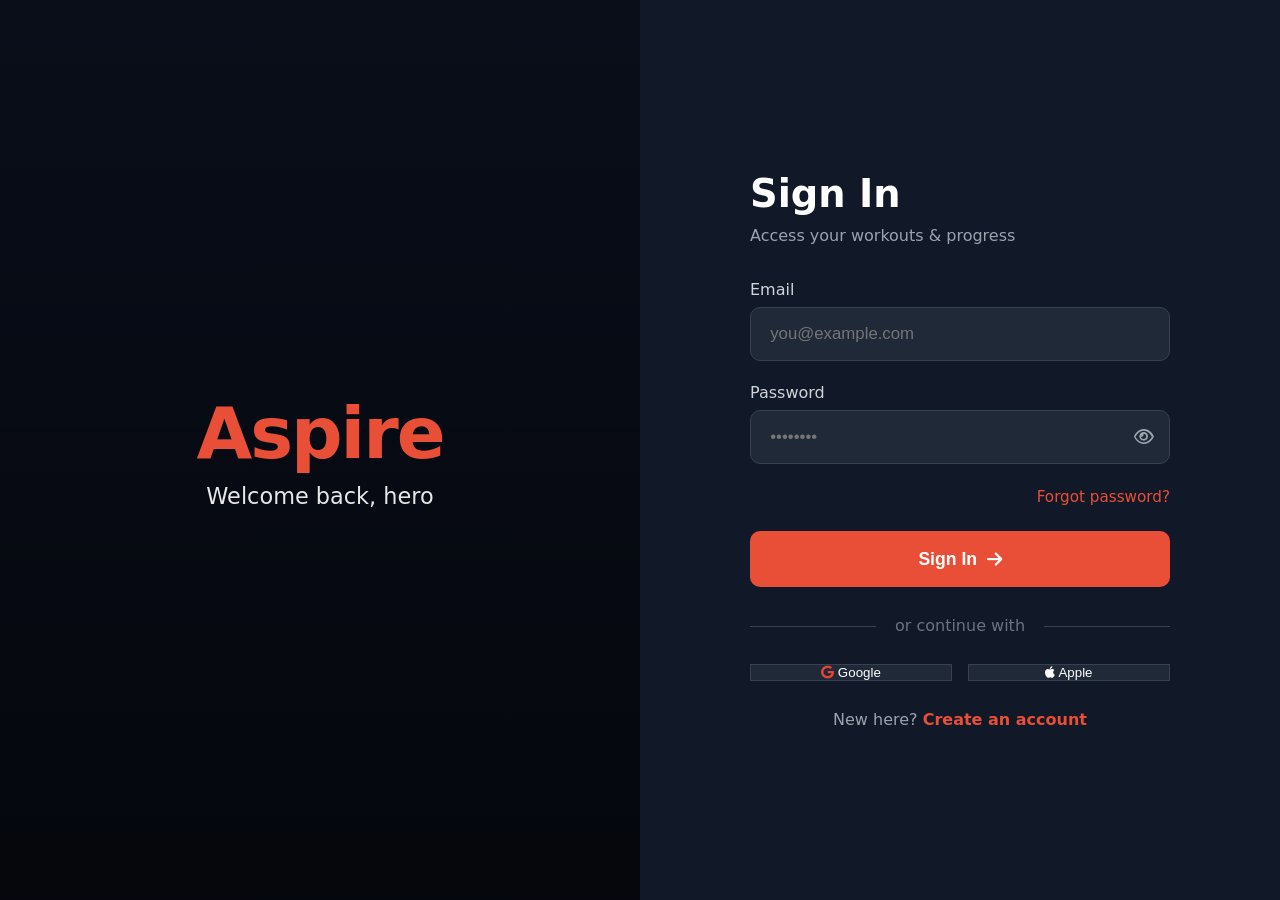
<file: frontend/signIn.html>
<!DOCTYPE html>
<html lang="en">
<head>
  <meta charset="UTF-8" />
  <meta name="viewport" content="width=device-width, initial-scale=1.0"/>
  <title>Aspire — Sign In</title>
  <link rel="stylesheet" href="https://cdnjs.cloudflare.com/ajax/libs/font-awesome/6.5.0/css/all.min.css"/>
  <link rel="stylesheet" href="auth.css"/>
</head>
<body class="auth-page">
    <div class="auth-container">

        <div class="auth-left">
        <div class="brand">
            <h1 class="logo">Aspire</h1>
            <p>Welcome back, hero</p>
        </div>
        </div>

        <div class="auth-right">

            <div class="form-wrapper">
                <h2>Sign In</h2>
                <p class="sub">Access your workouts & progress</p>
                
                <form class="auth-form">
                    <div class="form-group">
                        <label for="email">Email</label>
                        <input type="email" id="email" placeholder="you@example.com" required/>
                    </div>

                    <div class="form-group">
                        <label for="password">Password</label>
                        <div class="password-wrapper">
                        <input type="password" id="password" placeholder="••••••••" required/>
                        <button type="button" class="toggle-password"><i class="far fa-eye"></i></button>
                        </div>
                    </div>

                    <div class="forgot">
                        <a href="#">Forgot password?</a>
                    </div>

                    <button type="submit" class="btn btn-primary btn-block">
                        Sign In <i class="fas fa-arrow-right"></i>
                    </button>

                    <div class="divider"><span>or continue with</span></div>

                    <div class="social-buttons">
                        <button type="button" class="btn-social google">
                            <i class="fab fa-google"></i> Google
                        </button>
                        <button type="button" class="btn-social apple">
                            <i class="fab fa-apple"></i> Apple
                        </button>
                    </div>

                    <p class="switch-auth">
                        New here? <a href="signup.html">Create an account</a>
                    </p>
                </form>
            </div>
        </div>
    </div>
  
  
</body>
</html>
</file>
<file: frontend/auth.css>
* {
  margin: 0;
  padding: 0;
  box-sizing: border-box;
}

body.auth-page {
  font-family: system-ui, -apple-system, sans-serif;
  background: #0f172a;
  color: white;
  min-height: 100vh;
  display: flex;
  align-items: center;
}

.auth-container {
  display: grid;
  grid-template-columns: 1fr 1fr;
  width: 100%;
  min-height: 100vh;
}

.auth-left {
  background: linear-gradient(rgba(0,0,0,0.4), rgba(0,0,0,0.7)),
              url('https://images.unsplash.com/photo-1534438327276-14e5300c3a48?auto=format&fit=crop&q=80') center/cover no-repeat;
  display: flex;
  align-items: center;
  justify-content: center;
  padding: 2rem;
  text-align: center;
}

.brand .logo {
  font-size: 4.5rem;
  font-weight: 900;
  color: #e94f37;
  margin-bottom: 0.5rem;
  letter-spacing: -2px;
}

.brand p {
  font-size: 1.4rem;
  opacity: 0.9;
  font-weight: 300;
}

.auth-right {
  background: #111827;
  display: flex;
  align-items: center;
  justify-content: center;
  padding: 2rem;
}

.form-wrapper {
  width: 100%;
  max-width: 420px;
}

h2 {
  font-size: 2.4rem;
  margin-bottom: 0.6rem;
  font-weight: 800;
}

.sub {
  color: #9ca3af;
  margin-bottom: 2.2rem;
}

.auth-form .form-group {
  margin-bottom: 1.4rem;
}

label {
  display: block;
  margin-bottom: 0.5rem;
  font-weight: 500;
  color: #d1d5db;
}

input {
  width: 100%;
  padding: 1rem 1.2rem;
  border: 1px solid #374151;
  border-radius: 10px;
  background: #1f2937;
  color: white;
  font-size: 1.05rem;
  transition: all 0.2s;
}

input:focus {
  outline: none;
  border-color: #e94f37;
  box-shadow: 0 0 0 3px rgba(233,79,55,0.2);
}

.password-wrapper {
  position: relative;
}

.toggle-password {
  position: absolute;
  right: 1rem;
  top: 50%;
  transform: translateY(-50%);
  background: none;
  border: none;
  color: #9ca3af;
  font-size: 1.1rem;
  cursor: pointer;
}

.btn {
  display: flex;
  align-items: center;
  justify-content: center;
  gap: 0.6rem;
  width: 100%;
  padding: 1.1rem;
  border: none;
  border-radius: 10px;
  font-size: 1.1rem;
  font-weight: 600;
  cursor: pointer;
  transition: all 0.25s;
}

.btn-primary {
  background: #e94f37;
  color: white;
}

.btn-primary:hover {
  background: #d33e28;
  transform: translateY(-2px);
}

.btn-block {
  margin: 1.6rem 0 1.2rem;
}

.divider {
  text-align: center;
  margin: 1.8rem 0;
  color: #6b7280;
  position: relative;
}

.divider span {
  background: #111827;
  padding: 0 1.2rem;
  position: relative;
  z-index: 1;
}

.divider::before {
  content: "";
  position: absolute;
  left: 0; right: 0; top: 50%;
  height: 1px;
  background: #374151;
  z-index: 0;
}

.social-buttons {
  display: grid;
  grid-template-columns: 1fr 1fr;
  gap: 1rem;
  margin-bottom: 1.8rem;
}

.btn-social {
  background: #1f2937;
  color: white;
  border: 1px solid #374151;
}

.btn-social:hover {
  background: #374151;
}

.google i { color: #ea4335; }
.apple i   { color: white; }

.forgot {
  text-align: right;
  margin-bottom: 1.4rem;
}

.forgot a {
  color: #e94f37;
  text-decoration: none;
  font-size: 0.95rem;
}

.forgot a:hover { text-decoration: underline; }

.switch-auth {
  text-align: center;
  color: #9ca3af;
  margin-top: 1.5rem;
}

.switch-auth a {
  color: #e94f37;
  font-weight: 600;
  text-decoration: none;
}

.switch-auth a:hover { text-decoration: underline; }

/* ─── Responsive ──────────────────────────────────────────── */
@media (max-width: 900px) {
  .auth-container {
    grid-template-columns: 1fr;
  }
  .auth-left {
    display: none;   /* hide hero image on small screens */
  }
  .auth-right {
    padding: 3rem 1.5rem;
  }
}

@media (max-width: 480px) {
  h2 { font-size: 2rem; }
  .form-wrapper { max-width: 100%; }
  .social-buttons { grid-template-columns: 1fr; }
}
</file>
